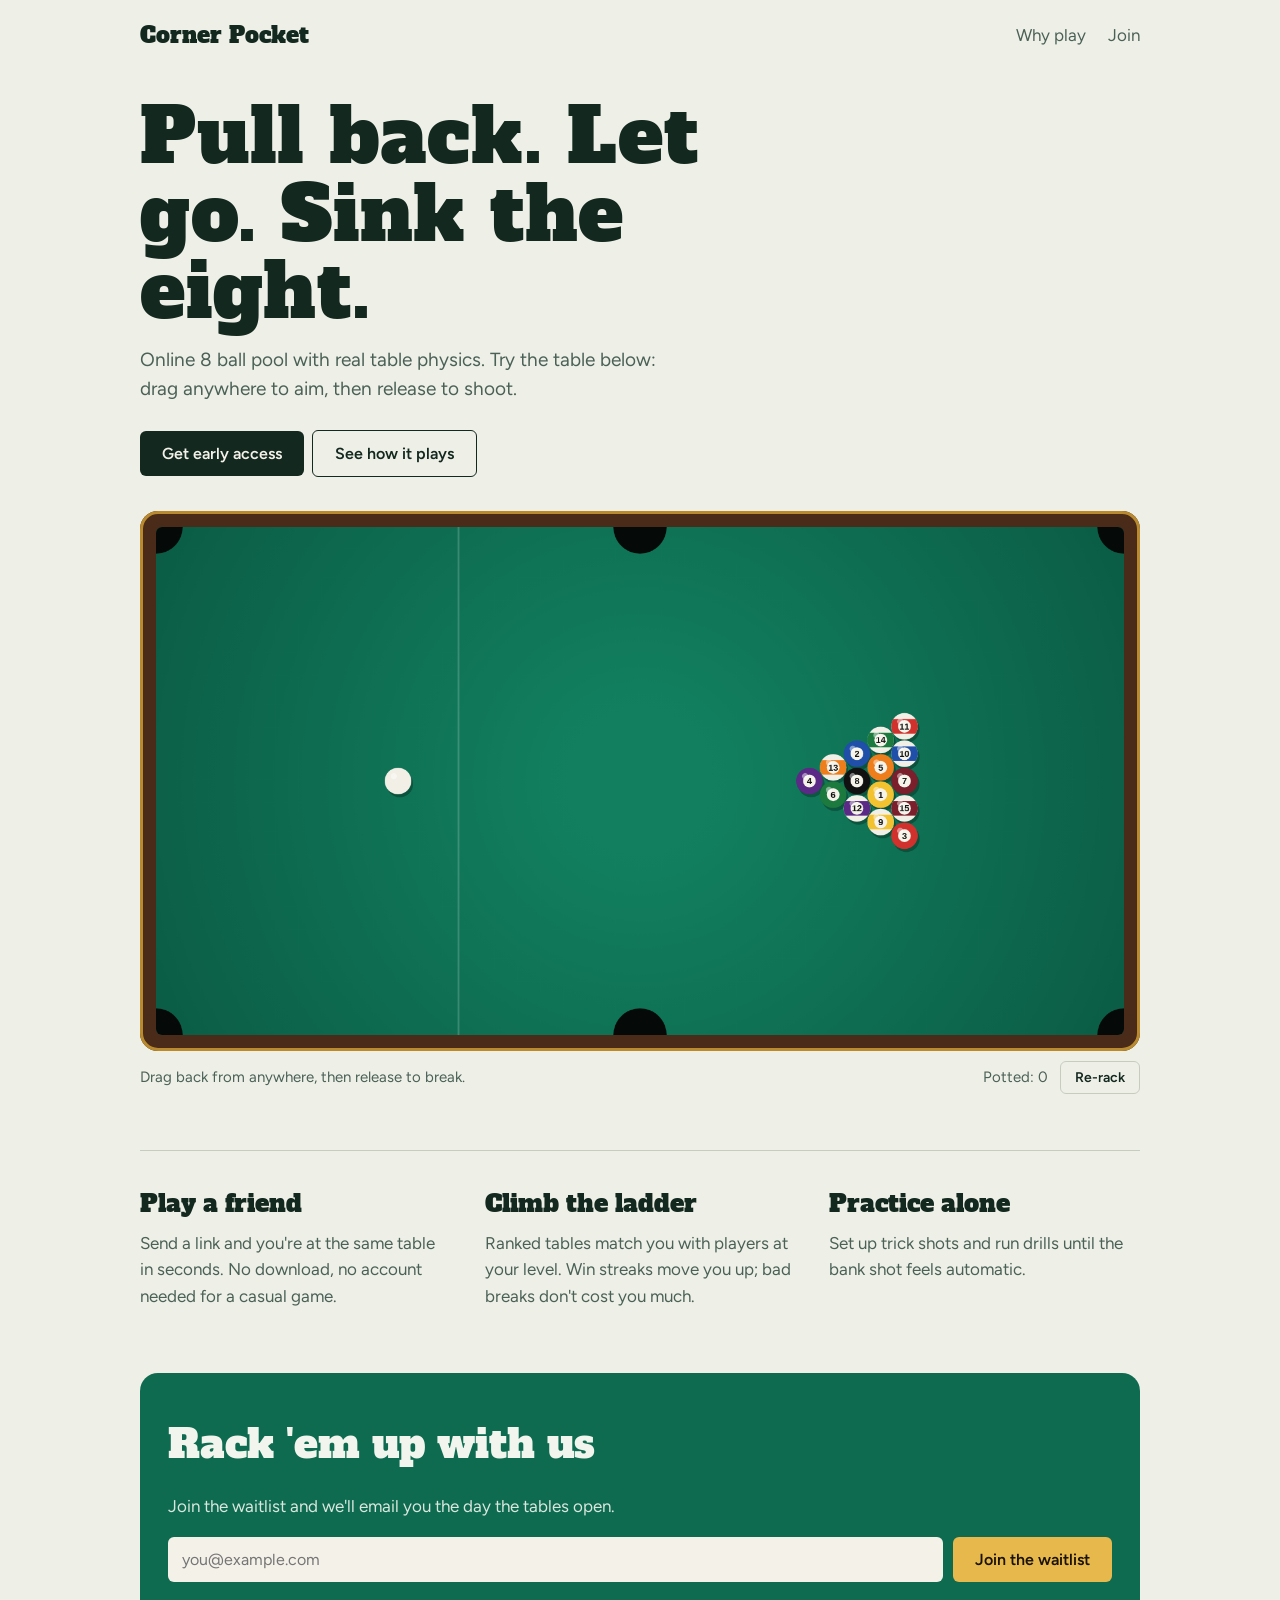
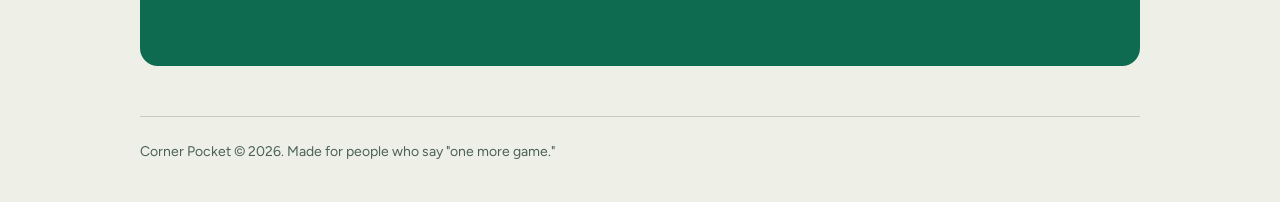
<file: index.html>
<!DOCTYPE html>
<html lang="en">
<head>
<meta charset="utf-8">
<meta name="viewport" content="width=device-width, initial-scale=1, viewport-fit=cover">
<title>Corner Pocket – 8 Ball Pool</title>
<link rel="preconnect" href="https://fonts.googleapis.com">
<link href="https://fonts.googleapis.com/css2?family=Alfa+Slab+One&family=Figtree:wght@400;600&display=swap" rel="stylesheet">
<link rel="stylesheet" href="style.css">
</head>
<body>
<div class="wrap">
  <header>
    <a class="logo" href="#top">Corner Pocket</a>
    <nav><a href="#why">Why play</a><a href="#join">Join</a></nav>
  </header>

  <main id="top">
    <h1>Pull back. Let go. Sink the eight.</h1>
    <p class="lede">Online 8 ball pool with real table physics. Try the table below: drag anywhere to aim, then release to shoot.</p>
    <a class="btn" href="#join">Get early access</a><a class="btn ghost" href="#why">See how it plays</a>

    <div class="table-wrap">
      <canvas id="t" width="1600" height="840" tabindex="0" aria-label="Playable pool table. Drag with mouse or touch to aim and release to shoot the white ball."></canvas>
    </div>
    <div class="bar">
      <span id="status" aria-live="polite">Drag back from anywhere, then release to break.</span>
      <span><span id="count">Potted: 0</span> &nbsp; <button id="reset" type="button">Re-rack</button></span>
    </div>

    <section class="cols" id="why">
      <div><h2>Play a friend</h2><p>Send a link and you're at the same table in seconds. No download, no account needed for a casual game.</p></div>
      <div><h2>Climb the ladder</h2><p>Ranked tables match you with players at your level. Win streaks move you up; bad breaks don't cost you much.</p></div>
      <div><h2>Practice alone</h2><p>Set up trick shots and run drills until the bank shot feels automatic.</p></div>
    </section>

    <section class="join" id="join">
      <h2>Rack 'em up with us</h2>
      <p>Join the waitlist and we'll email you the day the tables open.</p>
      <form id="f">
        <input id="email" type="email" required placeholder="you@example.com" aria-label="Email address" autocomplete="email">
        <button class="btn" type="submit">Join the waitlist</button>
      </form>
      <div id="msg" aria-live="polite"></div>
    </section>
  </main>
  <footer>Corner Pocket &copy; 2026. Made for people who say "one more game."</footer>
</div>

<script src="script.js"></script>
</body>
</html>
</file>
<file: style.css>
:root{
  --bg:#eef0e8; --ink:#13281f; --muted:#4b6156; --line:#c5cdbf; --felt:#0e6b50; --felt2:#0a5640;
  --wood:#4a2b1a; --brass:#b98a2e; --btn:#13281f; --btnink:#f4f1e8;
  box-sizing:border-box; padding-top:env(safe-area-inset-top,0px); padding-bottom:env(safe-area-inset-bottom,0px);
}
@media (prefers-color-scheme:dark){
  :root:not([data-theme="light"]){--bg:#0b1a14;--ink:#eef0e6;--muted:#9fb4a8;--line:#24382e;--btn:#e7b84c;--btnink:#1a1206;--brass:#e7b84c}
}
:root[data-theme="dark"]{--bg:#0b1a14;--ink:#eef0e6;--muted:#9fb4a8;--line:#24382e;--btn:#e7b84c;--btnink:#1a1206;--brass:#e7b84c}
html{scroll-padding-top:env(safe-area-inset-top,0px);scroll-behavior:smooth}
*{box-sizing:border-box}
body{margin:0;background:var(--bg);color:var(--ink);font-family:Figtree,system-ui,sans-serif;font-size:17px;line-height:1.55}
a{color:inherit}
.wrap{max-width:1040px;margin:0 auto;padding:0 20px}
header{display:flex;justify-content:space-between;align-items:center;padding:18px 0}
.logo{font-family:"Alfa Slab One",Georgia,serif;font-size:22px;text-decoration:none}
nav a{margin-left:22px;text-decoration:none;color:var(--muted)}
nav a:hover,nav a:focus-visible{color:var(--ink)}
h1{font-family:"Alfa Slab One",Georgia,serif;font-weight:400;font-size:clamp(38px,7vw,76px);line-height:1.02;margin:28px 0 14px;max-width:12ch;letter-spacing:.01em}
.lede{max-width:46ch;color:var(--muted);font-size:19px;margin:0 0 26px}
.btn{display:inline-block;background:var(--btn);color:var(--btnink);border:0;border-radius:6px;padding:13px 22px;font:600 16px Figtree,sans-serif;cursor:pointer;text-decoration:none}
.btn.ghost{background:transparent;color:var(--ink);border:1.5px solid var(--ink);margin-left:8px}
.btn:focus-visible,input:focus-visible,canvas:focus-visible,a:focus-visible{outline:3px solid var(--brass);outline-offset:3px}
.table-wrap{margin:34px 0 10px;background:var(--wood);padding:16px;border-radius:18px;box-shadow:0 0 0 3px var(--brass) inset}
canvas{display:block;width:100%;height:auto;border-radius:6px;touch-action:none;cursor:crosshair;background:var(--felt)}
.bar{display:flex;justify-content:space-between;gap:12px;flex-wrap:wrap;align-items:center;color:var(--muted);font-size:15px;margin-bottom:56px}
.bar button{background:none;border:1.5px solid var(--line);color:var(--ink);border-radius:6px;padding:7px 14px;font:600 14px Figtree,sans-serif;cursor:pointer}
.bar button:hover{border-color:var(--ink)}
.cols{display:grid;grid-template-columns:repeat(auto-fit,minmax(240px,1fr));gap:34px;padding:34px 0;border-top:1px solid var(--line)}
.cols h2{font-family:"Alfa Slab One",Georgia,serif;font-weight:400;font-size:24px;margin:0 0 8px}
.cols p{margin:0;color:var(--muted)}
.join{background:var(--felt);color:#f1f5ee;border-radius:18px;padding:40px 28px;margin:30px 0 50px;display:grid;gap:18px}
.join h2{font-family:"Alfa Slab One",Georgia,serif;font-weight:400;font-size:clamp(28px,4vw,40px);margin:0}
.join p{margin:0;max-width:48ch;opacity:.9}
form{display:flex;gap:10px;flex-wrap:wrap}
input{flex:1 1 240px;padding:13px 14px;border-radius:6px;border:0;font:16px Figtree,sans-serif;background:#f4f1e8;color:#13281f}
.join .btn{background:#e7b84c;color:#1a1206}
#msg{min-height:1.5em;font-weight:600}
footer{padding:24px 0 40px;color:var(--muted);font-size:14px;border-top:1px solid var(--line)}
</file>
